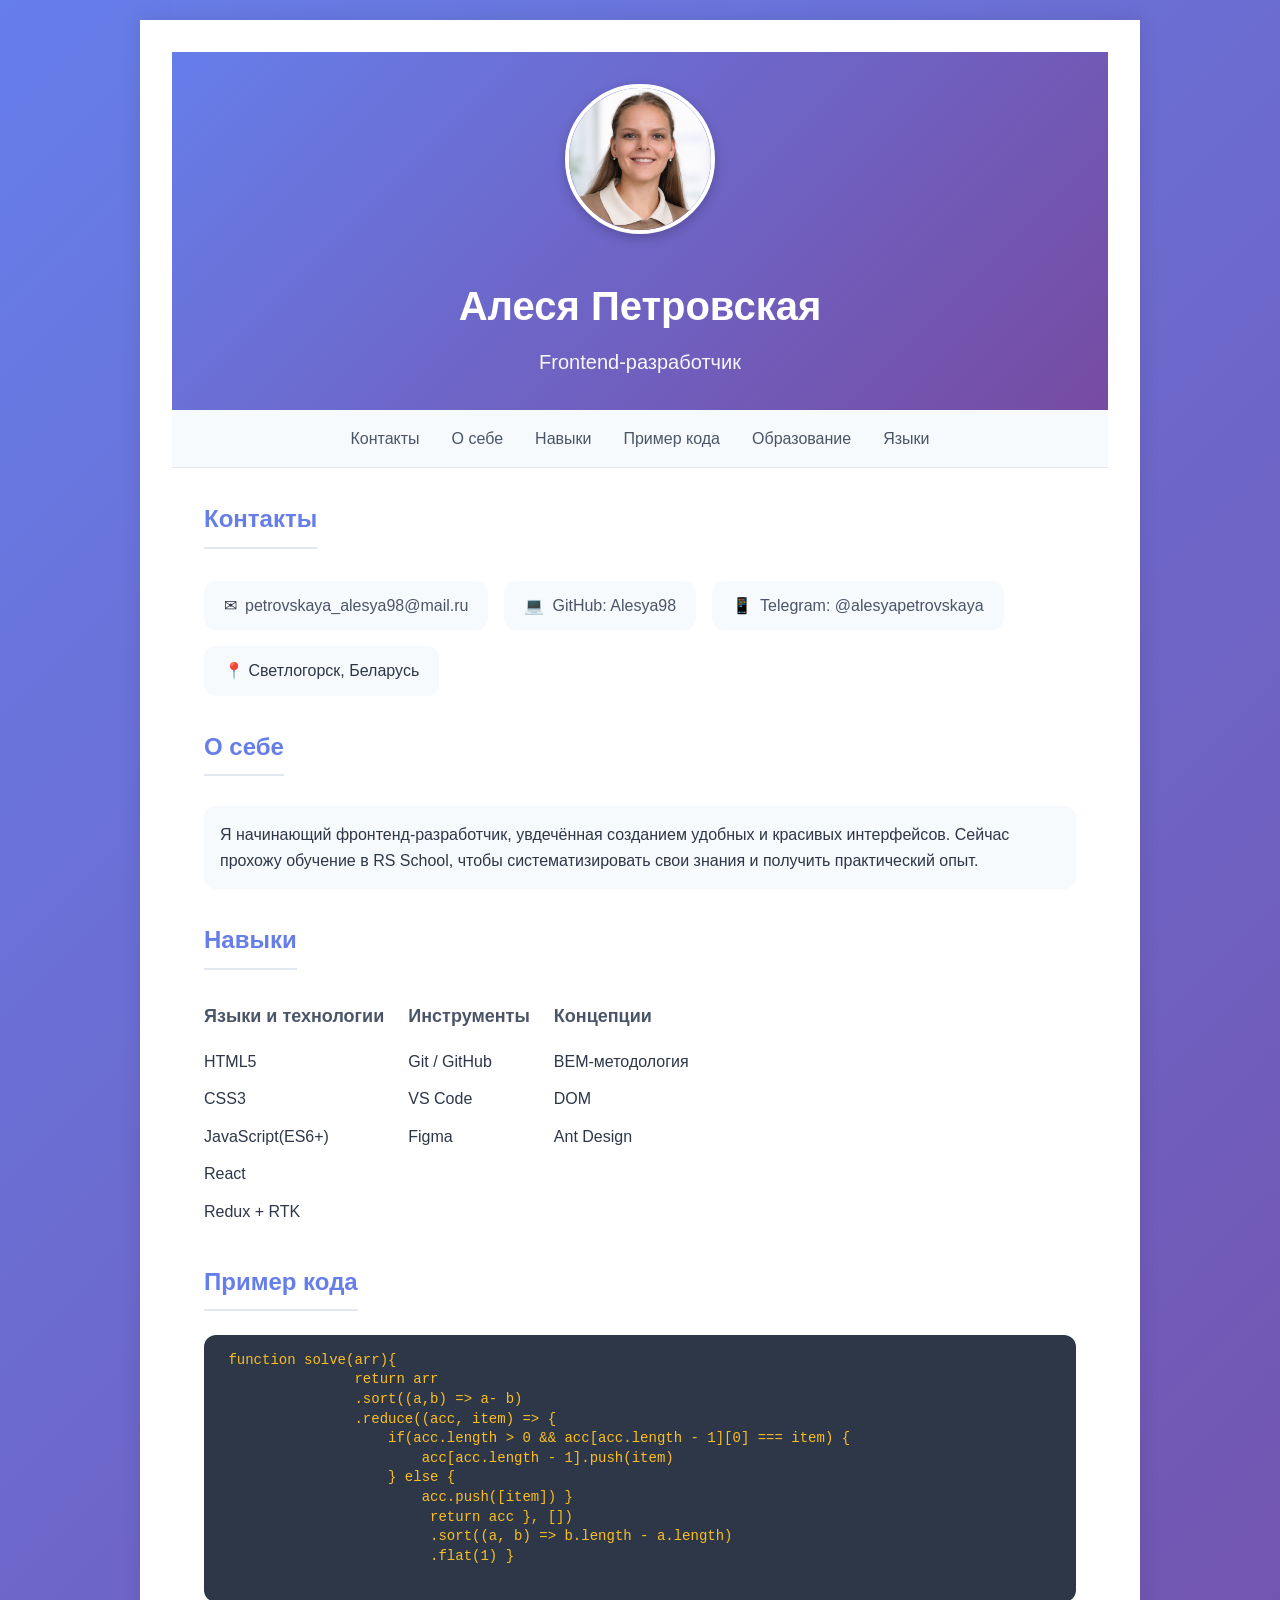
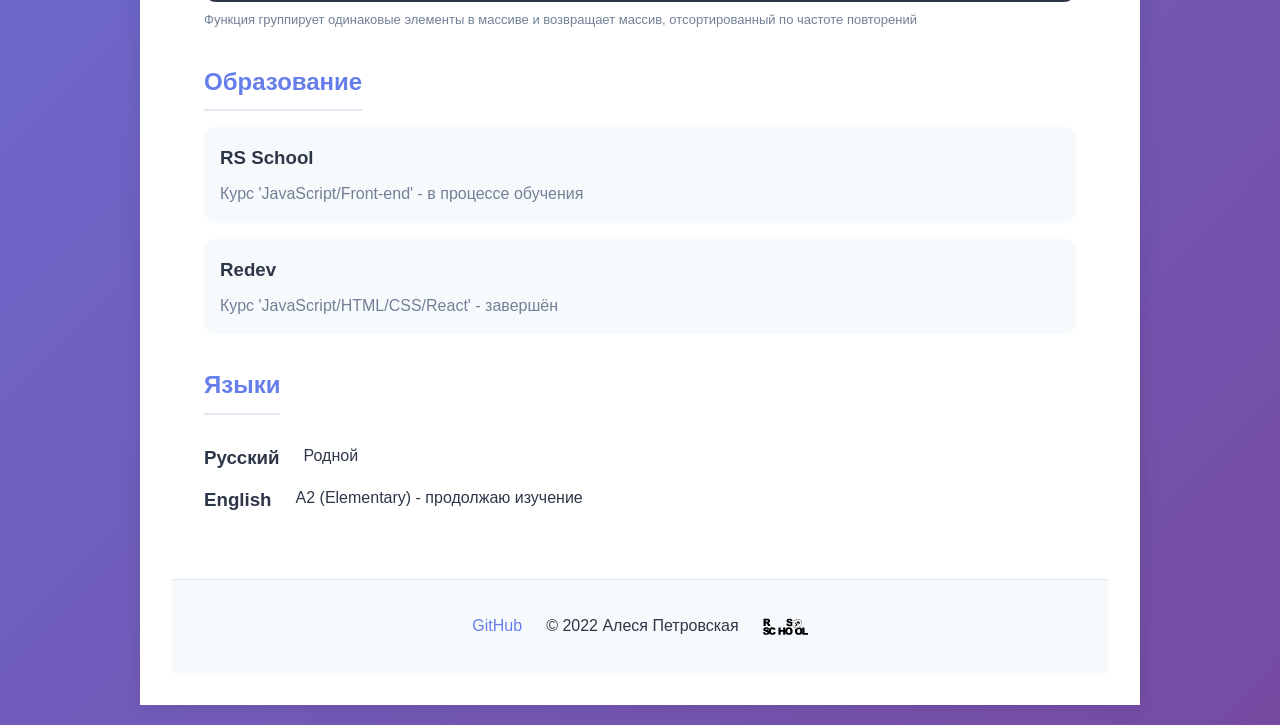
<file: index.html>
<!DOCTYPE html>
<html lang="ru">
<head>
    <meta charset="UTF-8">
    <meta name="viewport" content="width=device-width, initial-scale=1.0">
    <title>Резюме | Алеся Петровская</title>
    <link rel="stylesheet" href="style.css">
</head>
<body>
    <div class="container">
        <header class="header-gradient">
            <img src="img/foto.png" alt="аватар" class="avatar">
    <h1>Алеся Петровская</h1>
    <p class="title">Frontend-разработчик</p>

  </header>
  <nav>
    <ul>
        <li><a href="#contacts">Контакты</a></li>
        <li><a href="#about">О себе</a></li>
        <li><a href="#skills">Навыки</a></li>
        <li><a href="#code">Пример кода</a></li>
        <li><a href="#education">Образование</a></li>
        <li><a href="#languages">Языки</a></li>
    </ul>
  </nav>

   <main class="content">
    <section id="contacts">
        <h2>Контакты</h2>
        <div class="contacts-grid">
            <div class="contact-card">✉<a href="#">petrovskaya_alesya98@mail.ru</a></div>
            <div class="contact-card">💻<a href="https://github.com/Alesya98" target="_blank" rel="noopener noreferrer">GitHub: Alesya98</a></div>
            <div class="contact-card">📱<a href="https://t.me/alesyapeatrovskaya" target="_blank" rel="noopener noreferrer">Telegram: @alesyapetrovskaya</a></div>
            <div class="contact-card">📍 Светлогорск, Беларусь</div>
        </div>
    </section>

    <section id="about">
        <h2>О себе</h2>
        <p style="margin-top: 14px; background-color: #f7fafc; padding: 16px; border-radius: 12px;">
            Я начинающий фронтенд-разработчик, увдечённая созданием удобных и красивых интерфейсов.
            Сейчас прохожу обучение в RS School, чтобы систематизировать свои знания и получить практический опыт.
        </p>
    </section>

    <section id="skills">
        <h2>Навыки</h2>
        <div class="skills-grid">
            <div class="skill-category">
                <h3>Языки и технологии</h3>
                <ul>
                    <li>HTML5</li>
                    <li>CSS3</li>
                    <li>JavaScript(ES6+)</li>
                    <li>React</li>
                    <li>Redux + RTK</li>
                </ul>
            </div>
            <div class="skill-category">
                <h3>Инструменты</h3>
                <ul>
                    <li>Git / GitHub</li>
                    <li>VS Code</li>
                    <li>Figma</li>
                </ul>
            </div>
            <div class="skill-category">
                <h3>Концепции</h3>
                <ul>
                    <li>BEM-методология</li>
                    <li>DOM</li>
                    <li>Ant Design</li>
                </ul>
            </div>
        </div>
    </section>

    <section id="code">
        <h2>Пример кода</h2>
        <div class="code-block">
            <pre><code> function solve(arr){ 
                return arr
                .sort((a,b) => a- b) 
                .reduce((acc, item) => { 
                    if(acc.length > 0 && acc[acc.length - 1][0] === item) { 
                        acc[acc.length - 1].push(item) 
                    } else { 
                        acc.push([item]) }
                         return acc }, []) 
                         .sort((a, b) => b.length - a.length)
                         .flat(1) }
            </code></pre>
        </div>
        <p style="margin-top: 8px; font-size: 13px; color: #718096;">Функция группирует одинаковые элементы в массиве и возвращает массив, отсортированный по частоте повторений</p>
    </section>

    <section id="education">
        <h2>Образование</h2>
        <div class="education-item">
            <h3>RS School</h3>
            <p>Курс 'JavaScript/Front-end' - в процессе обучения</p>
        </div>
        <div class="education-item">
            <h3>Redev</h3>
            <p>Курс 'JavaScript/HTML/CSS/React' - завершён</p>
        </div>
    </section>

    <section id="languages">
        <h2>Языки</h2>
        <div class="skills-grid" style="margin-top: 12px;">
            <h3>Русский</h3>
            <p>Родной</p>
        </div>
        <div class="skills-grid" style="margin-top: 12px;">
            <h3>English</h3>
            <p>A2 (Elementary) - продолжаю изучение</p>
        </div>
    </section>
</main>
        <footer>
            <div class="footer-links">
                <a href="https://github.com/Alesya98" target="_blank" rel="noopener noreferrer">GitHub</a>
                <span>&copy; 2022 Алеся Петровская</span>
                <a href="https://rs.school/courses/javascript-preschool-ru" target="_blank" rel="noopener noreferrer" class="rs-logo">
                    <img src="img/rs-school-logo.svg" alt="RS School Logo" width="45" height="45">
                </a>
            </div>
        </footer>
    </div>
</body>
</html>
</file>
<file: style.css>
* {
    margin: 0;
    padding: 0;
    box-sizing: border-box;
}

body {
    font-family: Arial, sans-serif;
    line-height: 1.6;
    margin: 0;
    padding: 20px;
    background: linear-gradient(135deg, #667eea 0%, #764ba2 100%);
    color: #2d3748;
}

.container {
    max-width: 1000px;
    margin: 0 auto;
    background-color: #fff;
    padding: 32px;
    box-shadow: 0 0 20px rgba(0, 0, 0, 0.1);
}

.header-gradient {
    background: linear-gradient(135deg, #667eea 0%, #764ba2 100%);
    padding: 32px;
    color: white;
    text-align: center;
}

.avatar {
    width: 150px;
    height: 150px;
    border-radius: 50%;
    object-fit: cover;
    object-position: 50% 20%; 
    border: 4px solid white;
    box-shadow: 0 4px 12px rgba(0, 0, 0, 0.2);
    margin-bottom: 32px; 
}

.header-gradient h1 {
    font-size: 40px;
    margin-bottom: 8px;
    border-bottom: none;
    color: white;
}

.header-gradient .title {
    font-size: 20px;
    opacity: 0.95;
}

nav {
    background: #f7fafc;
    padding: 16px;
    border-bottom: 1px solid #e2e8f0;
    position: sticky;
    top: 0;
    z-index: 100;
}

nav ul {
    display: flex;
    justify-content: center;
    gap: 32px;
    list-style: none;
    flex-wrap: wrap;
}

nav a {
    color: #4a5568;
    text-decoration: none;
    font-weight: 500;
    transition: color 0.2s;
}

nav a:hover {
    color: #667eea;
}

.content {
    padding: 32px;
}

section {
    margin-bottom:  32px;
    scroll-margin-top: 16px;
}

h2 {
    color: #667eea;
    font-size: 24px;
    margin-bottom: 16px;
    padding-bottom: 8px;
    border-bottom: 2px solid #e2e8f0;
    display: inline-block;
}

.contacts-grid {
    display: flex;
    flex-wrap: wrap;
    gap: 16px;
    margin-top: 16px;
}

.contact-card  {
    background-color: #f7fafc;
    padding: 12px 20px;
    border-radius: 12px;
    display: inline-flex;
    align-items: center;
    gap: 8px;
    transition: rtansform 0.2s, box-shadow 0.2s;
}

.contact-card:hover {
    transform: translateY(-2px);
    box-shadow: 0 4px 12px rgba(0, 0, 0, 0.1);
} 

.contact-card a {
    color: #4a5568;
    text-decoration: none;
    font-weight: 500;
}

.contact-card a:hover {
    color: #667eea;
}

.skills-grid {
    display: flex;
    flex-wrap: wrap;
    gap: 24px;
    margin-top: 16px;
}

.skill-category h3 {
    color: #4a5568;
    margin-bottom: 12px;
    font-size: 18px;
}

.skill-category ul {
    list-style: none;
    padding-left: 0;
}

.skill-category li {
    padding: 6px 0;
    color: #2d3748;
}

.code-block {
    background-color: #2d3748;
    color: #fbbf24;
    padding: 16px;
    border-radius: 12px;
    overflow-x: auto;
    font-size: 14px;
    line-height: 1.4;
    margin-top: 8px;
}

.code-block pre {
    margin: 0;
    white-space: pre-wrap;
    word-wrap: break-word;
}

.education-item, .course-item {
    background-color: #f7fafc;
    padding: 16px;
    border-radius: 12px;
    margin-bottom: 16px;
}

.education-item h3, .course-item h3 {
    color: #2d3748;
    margin-bottom: 8px;
}

.education-item p, .course-item p {
    color: #718096;
}

footer {
    background-color: #f7fafc;
    padding: 24px;
    text-align: center;
    border-top: 1px solid #e2e8f0;
}

footer a {
    color: #667eea;
    text-decoration: none;
    font-weight: 500;
}

footer a:hover {
    text-decoration: underline;
}

.footer-links {
    display: flex;
    justify-content: center;
    align-items: center;
    gap: 24px;
    flex-wrap: wrap;
}

.rs-logo {
    display: inline-flex;
    align-items: center;
    gap: 8px;
}
</file>
